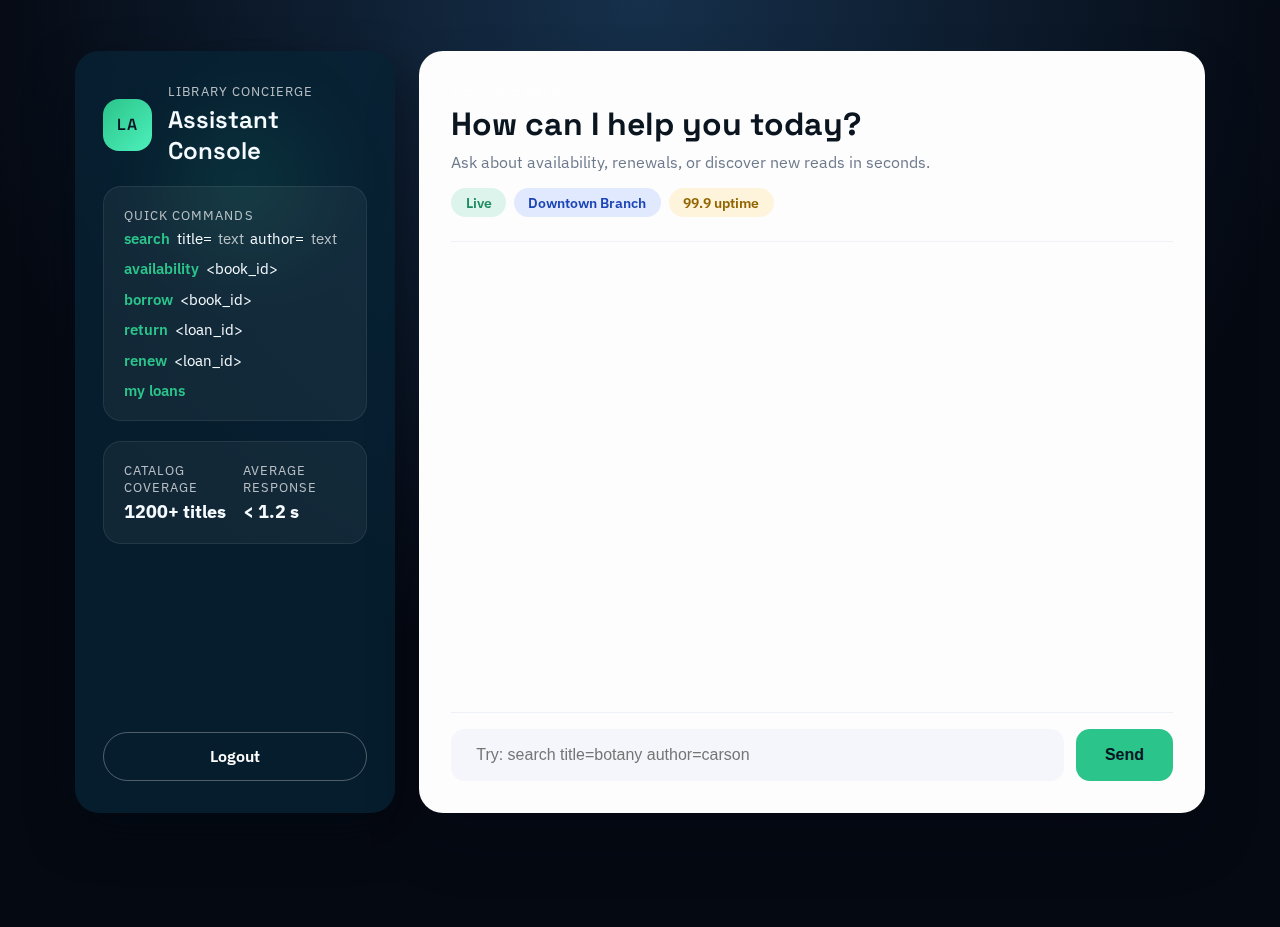
<file: templates/index.html>
<!DOCTYPE html>
<html lang="en">
<head>
  <meta charset="UTF-8" />
  <meta name="viewport" content="width=device-width, initial-scale=1.0" />
  <title>Library Assistant Chatbot</title>
  <link rel="stylesheet" href="/static/style.css" />
  <script src="/static/script.js" defer></script>
  <link rel="icon" href="/static/favicon.ico" type="image/x-icon">
</head>
<body>
  <div class="bg-texture" aria-hidden="true">
    <span></span>
    <span></span>
    <span></span>
  </div>

  <div class="app-shell">
    <aside class="command-panel">
      <div class="brand-badge">
        <div class="logo-mark">LA</div>
        <div>
          <p class="eyebrow">Library Concierge</p>
          <h2>Assistant Console</h2>
        </div>
      </div>

      <div class="panel-card">
        <p class="eyebrow">Quick commands</p>
        <ul class="command-list">
          <li><span>search</span> title=<em>text</em> author=<em>text</em></li>
          <li><span>availability</span> &lt;book_id&gt;</li>
          <li><span>borrow</span> &lt;book_id&gt;</li>
          <li><span>return</span> &lt;loan_id&gt;</li>
          <li><span>renew</span> &lt;loan_id&gt;</li>
          <li><span>my loans</span></li>
        </ul>
      </div>

      <div class="panel-card stats">
        <div>
          <p class="eyebrow">Catalog coverage</p>
          <strong>1200+ titles</strong>
        </div>
        <div>
          <p class="eyebrow">Average response</p>
          <strong>&lt; 1.2 s</strong>
        </div>
      </div>

      <a href="/logout" class="logout-button">Logout</a>
    </aside>

    <main class="chat-surface new-chat-main">
      <header class="chat-header new-chat-header">
        <div>
          <p class="eyebrow">Welcome back</p>
          <h1>How can I help you today?</h1>
          <p class="subtitle">Ask about availability, renewals, or discover new reads in seconds.</p>
        </div>
        <div class="status-chips">
          <span class="chip active">Live</span>
          <span class="chip library">Downtown Branch</span>
          <span class="chip uptime">99.9 uptime</span>
        </div>
      </header>

      <div id="new-chat-messages" class="chat-stream new-chat-messages">
        <!-- Chat messages will appear here -->
      </div>

      <form id="new-chat-form" class="composer new-chat-form" action="/chat" method="POST">
        <div class="input-wrap">
          <input type="text" id="new-message" placeholder="Try: search title=botany author=carson" required>
        </div>
        <button type="submit">Send</button>
      </form>
    </main>
  </div>
</body>
</html>
</file>
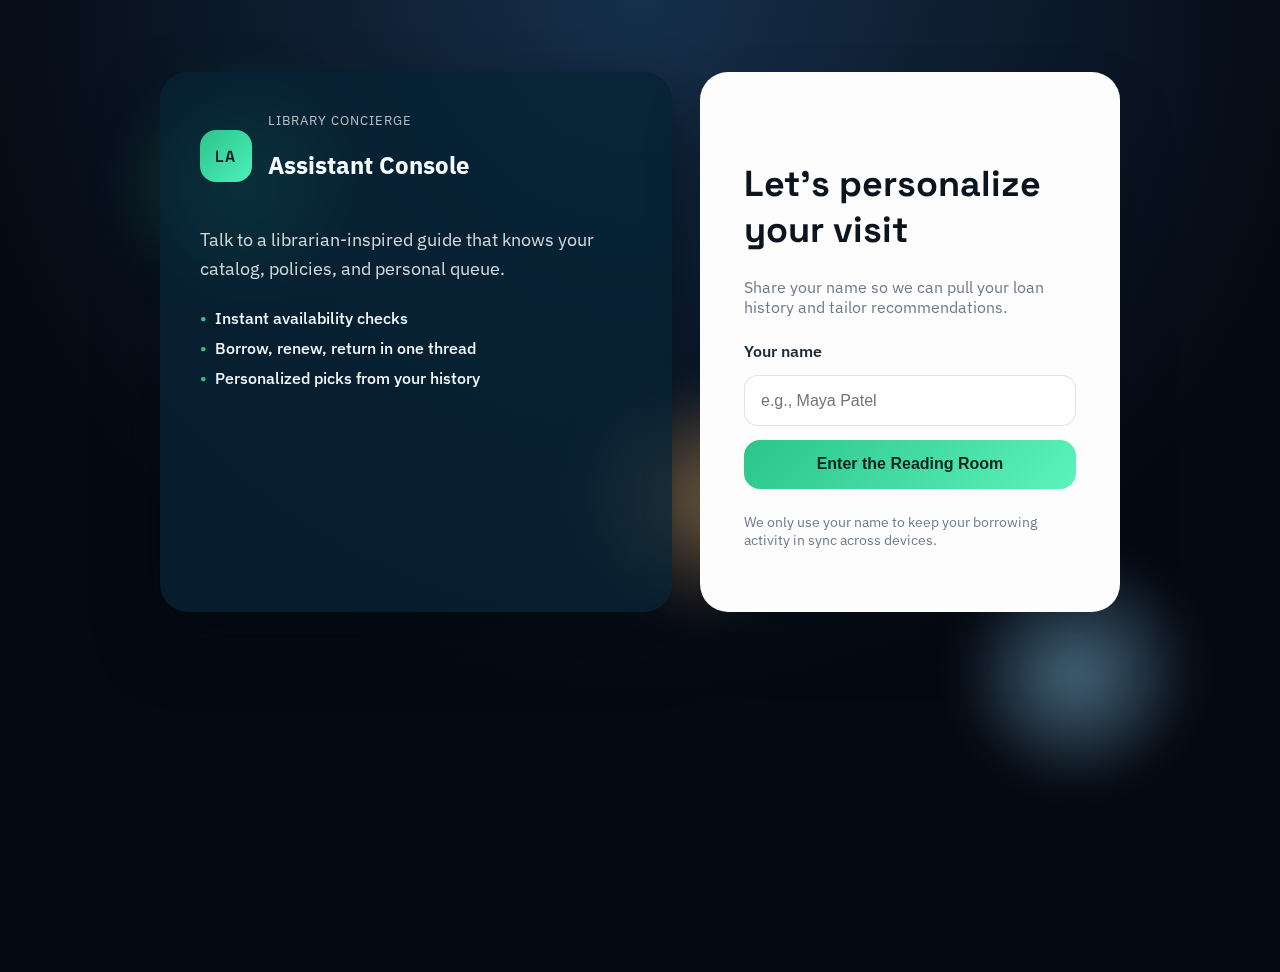
<file: templates/set_username.html>
<!DOCTYPE html>
<html lang="en">
<head>
  <meta charset="UTF-8">
  <meta name="viewport" content="width=device-width, initial-scale=1.0">
  <title>Set Username</title>
  <link rel="stylesheet" href="/static/style.css">
  <script src="/static/script.js" defer></script>
  <link rel="icon" href="/static/favicon.ico" type="image/x-icon">
</head>
<body>
  <div class="bg-texture" aria-hidden="true">
    <span></span>
    <span></span>
    <span></span>
  </div>

  <div class="auth-shell">
    <section class="auth-panel">
      <div class="brand-badge">
        <div class="logo-mark">LA</div>
        <div>
          <p class="eyebrow">Library Concierge</p>
          <h2>Assistant Console</h2>
        </div>
      </div>
      <p class="hero-copy">Talk to a librarian-inspired guide that knows your catalog, policies, and personal queue.</p>
      <ul class="auth-highlights">
        <li>Instant availability checks</li>
        <li>Borrow, renew, return in one thread</li>
        <li>Personalized picks from your history</li>
      </ul>
    </section>

    <section class="auth-card">
      <p class="eyebrow">Welcome back</p>
      <h1>Let’s personalize your visit</h1>
      <p class="subtitle">Share your name so we can pull your loan history and tailor recommendations.</p>

      <form method="post" action="/set_username" class="auth-form">
        <label for="username">Your name</label>
        <input type="text" id="username" name="username" placeholder="e.g., Maya Patel" required>
        <button type="submit">Enter the Reading Room</button>
      </form>

      <p class="fineprint">We only use your name to keep your borrowing activity in sync across devices.</p>
    </section>
  </div>
</body>
</html>
</file>
<file: static/style.css>
@import url('https://fonts.googleapis.com/css2?family=Space+Grotesk:wght@500;600&family=IBM+Plex+Sans:wght@400;500&display=swap');

:root {
  --bg: #041423;
  --panel: rgba(7, 34, 53, 0.78);
  --surface: #fdfdfd;
  --accent: #2bc48a;
  --accent-dark: #1d8a60;
  --text-muted: #6d7a8c;
  --border: rgba(255, 255, 255, 0.08);
}

* {
  box-sizing: border-box;
}

body {
  margin: 0;
  min-height: 100vh;
  font-family: 'IBM Plex Sans', sans-serif;
  background: radial-gradient(circle at top, #16304b 0%, #050912 60%);
  color: #0b1520;
}

.bg-texture {
  position: fixed;
  inset: 0;
  overflow: hidden;
  z-index: 0;
}

.bg-texture span {
  position: absolute;
  width: 280px;
  height: 280px;
  background: radial-gradient(circle, rgba(43, 196, 138, 0.5), transparent 60%);
  filter: blur(20px);
}

.bg-texture span:nth-child(1) {
  top: 5%;
  left: 8%;
}

.bg-texture span:nth-child(2) {
  bottom: 10%;
  right: 5%;
  background: radial-gradient(circle, rgba(143, 210, 244, 0.5), transparent 60%);
}

.bg-texture span:nth-child(3) {
  top: 40%;
  right: 35%;
  background: radial-gradient(circle, rgba(255, 195, 113, 0.5), transparent 60%);
}

.app-shell {
  position: relative;
  z-index: 1;
  width: min(1200px, 92vw);
  margin: 3vh auto;
  min-height: 90vh;
  padding: 1.5rem;
  display: grid;
  grid-template-columns: 320px 1fr;
  gap: 1.5rem;
}

.auth-shell {
  position: relative;
  z-index: 1;
  width: min(960px, 92vw);
  margin: 8vh auto;
  min-height: 60vh;
  display: grid;
  grid-template-columns: minmax(0, 1fr) 420px;
  gap: 1.75rem;
  align-items: stretch;
}

.auth-panel {
  background: var(--panel);
  border-radius: 28px;
  padding: 2.5rem;
  color: #f6fbff;
  display: flex;
  flex-direction: column;
  gap: 1.5rem;
  box-shadow: 0 30px 60px rgba(2, 9, 16, 0.6);
}

.auth-panel .hero-copy {
  font-size: 1.15rem;
  line-height: 1.6;
  color: rgba(255, 255, 255, 0.82);
  margin: 0;
}

.auth-highlights {
  list-style: none;
  padding: 0;
  margin: 0;
  display: flex;
  flex-direction: column;
  gap: 0.65rem;
  font-weight: 500;
}

.auth-highlights li::before {
  content: "•";
  color: var(--accent);
  margin-right: 0.5rem;
}

.auth-card {
  background: var(--surface);
  border-radius: 28px;
  padding: 2.75rem;
  box-shadow: 0 30px 60px rgba(5, 9, 18, 0.2);
  display: flex;
  flex-direction: column;
  gap: 1.5rem;
}

.auth-card h1 {
  margin: 0;
  font-family: 'Space Grotesk', sans-serif;
  font-size: 2.25rem;
}

.subtitle {
  margin: 0;
  color: var(--text-muted);
}

.auth-form {
  display: flex;
  flex-direction: column;
  gap: 0.9rem;
}

.auth-form label {
  font-weight: 600;
  color: #1b2b3d;
}

.auth-form input {
  border: 1px solid rgba(15, 23, 42, 0.12);
  border-radius: 14px;
  padding: 0.95rem 1rem;
  font-size: 1rem;
  transition: border 0.2s ease, box-shadow 0.2s ease;
}

.auth-form input:focus {
  outline: none;
  border-color: rgba(43, 196, 138, 0.8);
  box-shadow: 0 0 0 3px rgba(43, 196, 138, 0.15);
}

.auth-form button {
  border: none;
  border-radius: 16px;
  padding: 0.95rem 1.2rem;
  font-size: 1rem;
  font-weight: 600;
  background: linear-gradient(135deg, var(--accent), #5cf3bd);
  color: #082020;
  cursor: pointer;
  transition: transform 0.2s ease, box-shadow 0.2s ease;
}

.auth-form button:hover {
  transform: translateY(-2px);
  box-shadow: 0 10px 30px rgba(43, 196, 138, 0.35);
}

.fineprint {
  margin: 0;
  font-size: 0.85rem;
  color: var(--text-muted);
}

.command-panel {
  background: var(--panel);
  border-radius: 24px;
  padding: 2rem 1.75rem;
  color: #f6fbff;
  display: flex;
  flex-direction: column;
  gap: 1.25rem;
  box-shadow: 0 20px 45px rgba(2, 9, 16, 0.6);
}

.brand-badge {
  display: flex;
  gap: 1rem;
  align-items: center;
}

.logo-mark {
  width: 52px;
  height: 52px;
  border-radius: 16px;
  background: linear-gradient(135deg, #2bc48a, #4df0bb);
  color: #041423;
  font-family: 'Space Grotesk', sans-serif;
  font-weight: 600;
  display: flex;
  align-items: center;
  justify-content: center;
  letter-spacing: 0.08em;
}

.eyebrow {
  font-size: 0.8rem;
  letter-spacing: 0.08em;
  text-transform: uppercase;
  color: rgba(255, 255, 255, 0.7);
  margin: 0 0 0.25rem;
}

.command-panel h2 {
  margin: 0;
  font-family: 'Space Grotesk', sans-serif;
  font-weight: 600;
}

.panel-card {
  background: rgba(255, 255, 255, 0.05);
  border: 1px solid var(--border);
  border-radius: 18px;
  padding: 1.25rem;
}

.command-list {
  list-style: none;
  padding: 0;
  margin: 0;
  display: flex;
  flex-direction: column;
  gap: 0.65rem;
  font-size: 0.95rem;
}

.command-list li {
  display: flex;
  flex-wrap: wrap;
  gap: 0.4rem;
}

.command-list span {
  font-weight: 600;
  color: var(--accent);
}

.command-list em {
  font-style: normal;
  color: rgba(255, 255, 255, 0.7);
}

.panel-card.stats {
  display: grid;
  grid-template-columns: repeat(2, minmax(0, 1fr));
  gap: 1rem;
  text-align: left;
}

.panel-card.stats strong {
  font-size: 1.1rem;
}

.logout-button {
  margin-top: auto;
  background: none;
  border: 1px solid rgba(255, 255, 255, 0.3);
  color: #fff;
  text-align: center;
  padding: 0.85rem;
  border-radius: 999px;
  text-decoration: none;
  font-weight: 600;
  transition: background 0.3s ease, color 0.3s ease;
}

.logout-button:hover {
  background: #fff;
  color: #0e212f;
}

.chat-surface {
  background: var(--surface);
  border-radius: 24px;
  padding: 2rem;
  display: flex;
  flex-direction: column;
  box-shadow: 0 30px 60px rgba(5, 9, 18, 0.15);
}

.chat-header h1 {
  margin: 0.2rem 0 0.5rem;
  font-family: 'Space Grotesk', sans-serif;
  font-size: 2rem;
}

.chat-header .subtitle {
  margin: 0;
  color: var(--text-muted);
}

.chat-header {
  display: flex;
  justify-content: space-between;
  gap: 1rem;
  flex-wrap: wrap;
  border-bottom: 1px solid #eef1f5;
  padding-bottom: 1.5rem;
}

.status-chips {
  display: flex;
  gap: 0.5rem;
  flex-wrap: wrap;
  align-self: flex-start;
}

.chip {
  padding: 0.35rem 0.9rem;
  border-radius: 999px;
  font-size: 0.85rem;
  font-weight: 600;
}

.chip.active {
  background: rgba(43, 196, 138, 0.15);
  color: var(--accent-dark);
}

.chip.library {
  background: rgba(20, 90, 255, 0.12);
  color: #1b44b6;
}

.chip.uptime {
  background: rgba(255, 196, 30, 0.15);
  color: #926400;
}

.chat-stream {
  flex: 1;
  margin: 1.5rem 0;
  padding: 0 0.5rem;
  overflow-y: auto;
}

.message {
  margin-bottom: 1rem;
  padding: 0.9rem 1.1rem;
  border-radius: 16px;
  max-width: 78%;
  font-size: 0.95rem;
  line-height: 1.5;
  box-shadow: 0 10px 25px rgba(15, 23, 42, 0.08);
  animation: slideIn 0.25s ease;
}

.message.user {
  margin-left: auto;
  background: linear-gradient(135deg, #d0f8eb, #b2f1dd);
}

.message.bot {
  margin-right: auto;
  background: #f5f7fb;
  border: 1px solid #ebeff5;
}

.composer {
  display: flex;
  gap: 0.75rem;
  padding-top: 1rem;
  border-top: 1px solid #eef1f5;
}

.composer .input-wrap {
  flex: 1;
  background: #f4f6fb;
  border-radius: 14px;
  padding: 0.15rem 0.5rem;
  border: 1px solid transparent;
  transition: border 0.2s ease, background 0.2s ease;
}

.composer input {
  width: 100%;
  border: none;
  background: none;
  padding: 0.85rem 1rem;
  font-size: 1rem;
  color: #1b2b3d;
}

.composer input:focus {
  outline: none;
}

.composer .input-wrap:focus-within {
  border-color: rgba(43, 196, 138, 0.6);
  background: #fff;
}

.composer button {
  border: none;
  border-radius: 14px;
  background: var(--accent);
  color: #041423;
  font-weight: 600;
  padding: 0 1.8rem;
  font-size: 1rem;
  cursor: pointer;
  transition: transform 0.2s ease, background 0.2s ease;
}

.composer button:hover {
  background: var(--accent-dark);
  transform: translateY(-1px);
}

@keyframes slideIn {
  from {
    transform: translateY(12px);
    opacity: 0;
  }
  to {
    transform: translateY(0);
    opacity: 1;
  }
}

@media (max-width: 1024px) {
  .app-shell {
    grid-template-columns: 1fr;
  }

  .command-panel {
    flex-direction: row;
    flex-wrap: wrap;
  }

  .panel-card,
  .panel-card.stats {
    width: 100%;
  }

  .logout-button {
    width: 100%;
  }

  .auth-shell {
    grid-template-columns: 1fr;
    margin: 6vh auto;
  }

  .auth-card {
    padding: 2rem;
  }
}

@media (max-width: 640px) {
  .app-shell {
    padding: 1rem;
  }

  .command-panel {
    flex-direction: column;
  }

  .chat-surface {
    padding: 1.25rem;
  }

  .message {
    max-width: 100%;
  }

  .auth-panel,
  .auth-card {
    padding: 1.5rem;
  }
}
</file>
